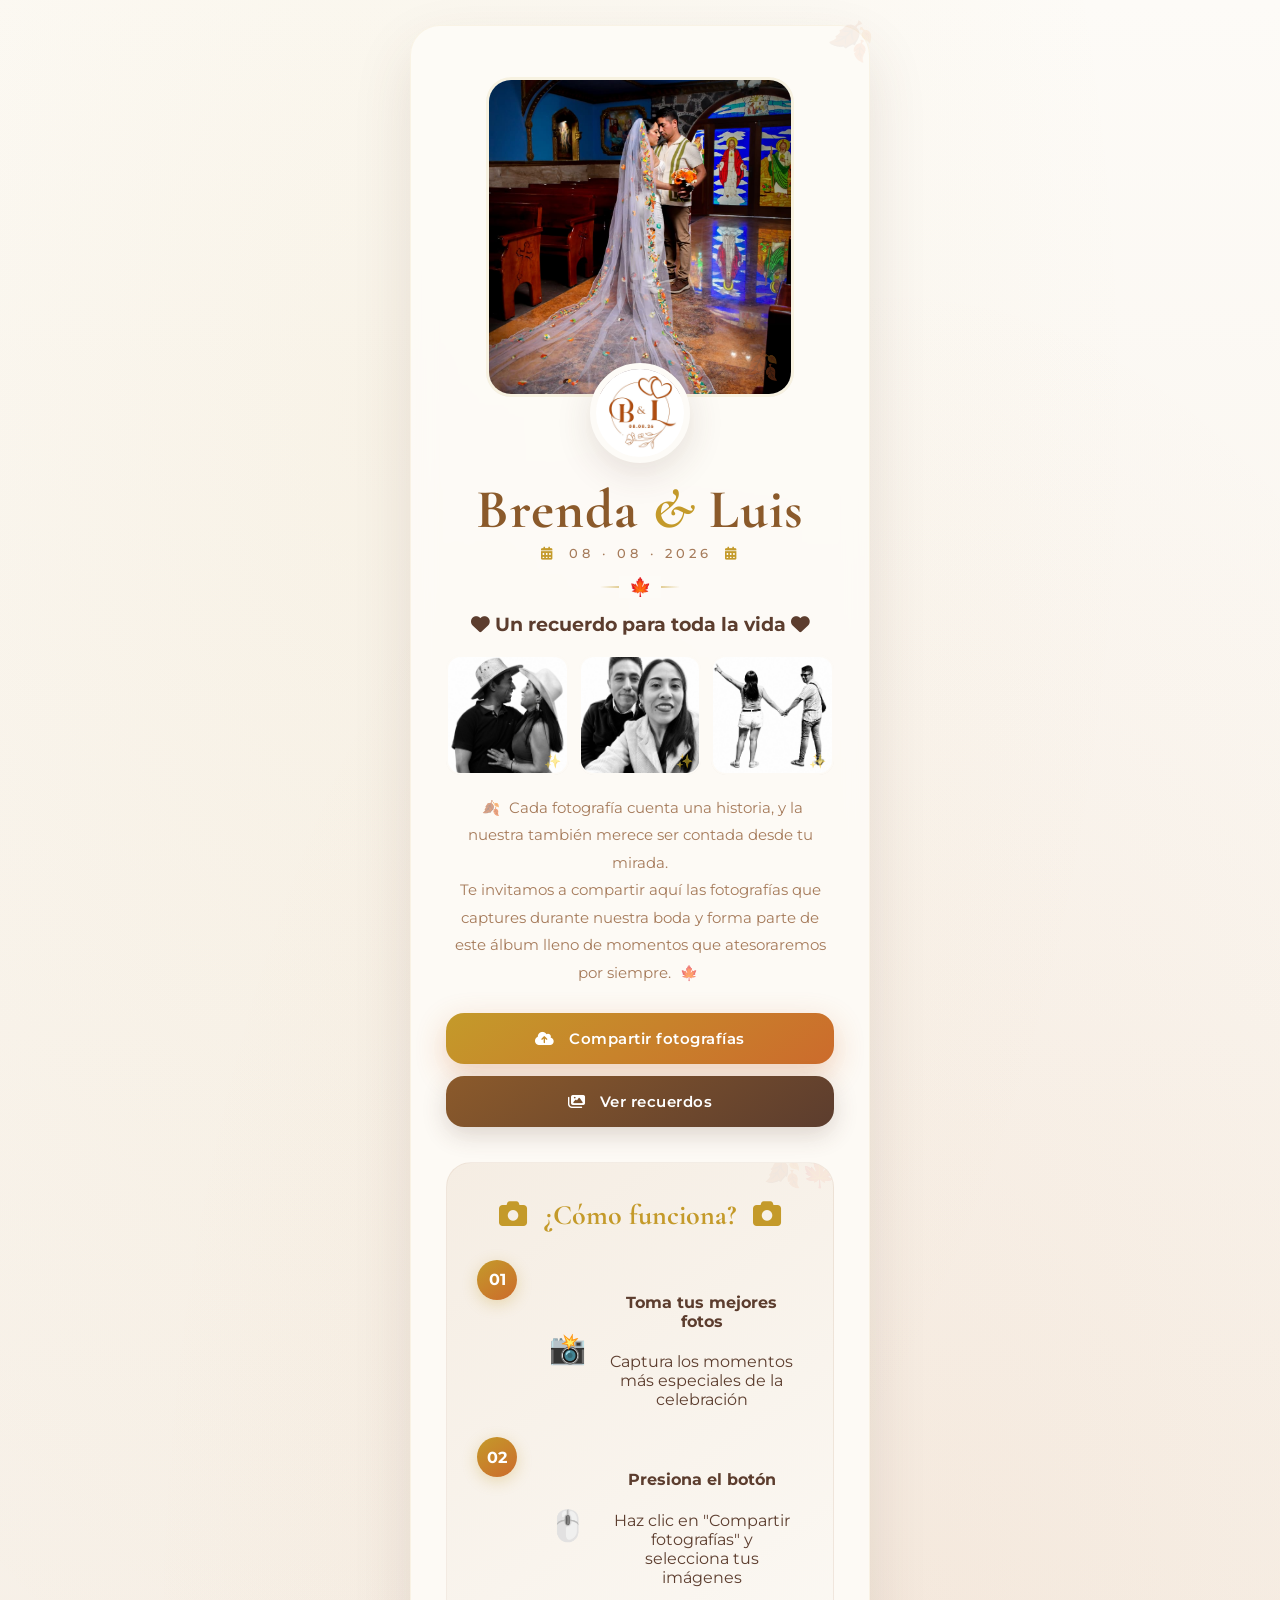
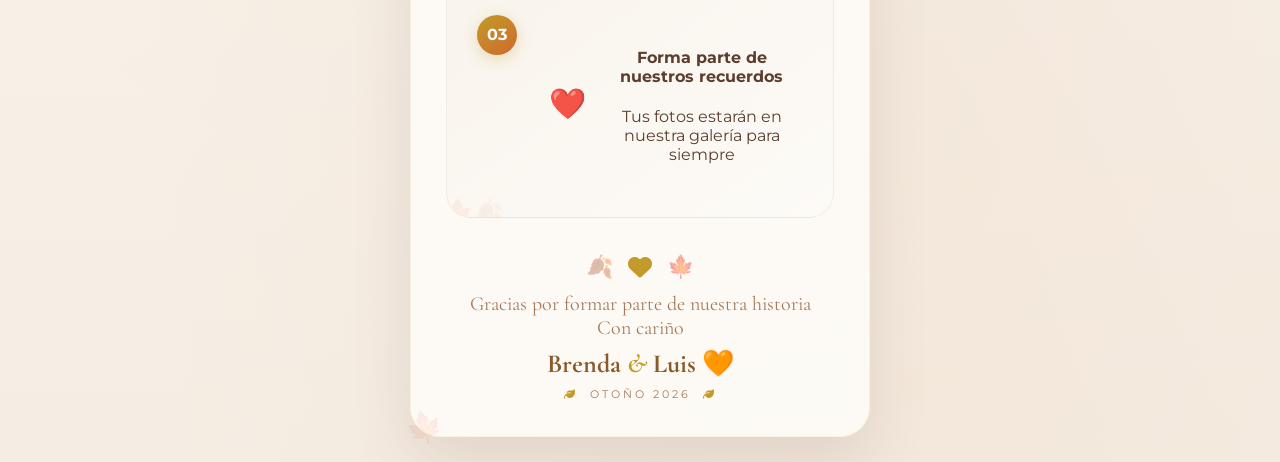
<file: index.html>
<!DOCTYPE html>
<html lang="es">
<head>
    <meta charset="UTF-8">
    <meta name="viewport" content="width=device-width, initial-scale=1.0">
    <title>Brenda & Luis · Nuestros recuerdos 🍂</title>
    
    <!-- Google Fonts -->
    <link rel="preconnect" href="https://fonts.googleapis.com">
    <link rel="preconnect" href="https://fonts.gstatic.com" crossorigin>
    <link href="https://fonts.googleapis.com/css2?family=Cormorant+Garamond:ital,wght@0,400;0,600;0,700;1,400&family=Montserrat:wght@300;400;500;600;700&display=swap" rel="stylesheet">
    
    <!-- Font Awesome 6 -->
    <link rel="stylesheet" href="https://cdnjs.cloudflare.com/ajax/libs/font-awesome/6.5.0/css/all.min.css">
    
    <link rel="stylesheet" href="style.css">
</head>
<body>
    <!-- ============================================
    🍁 SPLASH SCREEN (pantalla de carga)
    ============================================ -->
    <div class="splash" id="splash" role="status" aria-label="Cargando">
        <!-- Decoración otoñal -->
        <div class="splash-decoration">
            <span>🍂</span>
            <span>🍁</span>
            <span>🍂</span>
        </div>
        
        <!-- Logo -->
        <div class="splash-logo">
            <img 
                src="assets/images/logo.jpeg" 
                alt="Logo de Brenda y Luis"
                loading="lazy"
            >
            <div class="splash-ring"></div>
        </div>
        
        <h2>
            Brenda <span class="ampersand">&amp;</span> Luis
        </h2>
        
        <div class="splash-line" role="separator"></div>
        
        <p class="splash-subtitle">
            <i class="fas fa-camera" aria-hidden="true"></i>
            Nuestros recuerdos
            <i class="fas fa-camera" aria-hidden="true"></i>
        </p>
        
        <div class="splash-loader">
            <span></span>
            <span></span>
            <span></span>
        </div>
    </div>
    
    <!-- ============================================
    🍂 TARJETA PRINCIPAL
    ============================================ -->
    <main class="card" role="main">
        
        <!-- ===== FOTO PRINCIPAL ===== -->
        <figure class="main-photo-wrapper">
            <img 
                src="assets/images/novios-6.jpeg" 
                class="main-photo" 
                alt="Brenda y Luis, los novios"
                loading="lazy"
            >
            <div class="photo-overlay">
                <span>🍂</span>
            </div>
        </figure>
        
        <!-- ===== LOGO ===== -->
        <div class="logo-wrapper">
            <img 
                src="assets/images/logo.jpeg" 
                class="logo" 
                alt="Logo de Brenda y Luis"
                loading="lazy"
            >
        </div>
        
        <!-- ===== TÍTULO ===== -->
        <header class="card-header">
            <h1>
                Brenda <span class="ampersand">&amp;</span> Luis
            </h1>
            
            <p class="date">
                <i class="fas fa-calendar-alt" aria-hidden="true"></i>
                08 · 08 · 2026
                <i class="fas fa-calendar-alt" aria-hidden="true"></i>
            </p>
        </header>
        
        <!-- ===== SEPARADOR ===== -->
        <div class="divider" role="separator">
            <span class="divider-leaf">🍁</span>
        </div>
        
        <!-- ===== GALERÍA DE NOVIOS ===== -->
        <section class="gallery" aria-label="Galería de los novios">
            <h3>
                <i class="fas fa-heart" aria-hidden="true"></i>
               Un recuerdo para toda la vida
                <i class="fas fa-heart" aria-hidden="true"></i>
            </h3>
            
            <div class="photos">
                <figure>
                    <img 
                        src="assets/images/novios-2.jpeg" 
                        alt="Brenda y Luis - momento especial"
                        loading="lazy"
                    >
                    <figcaption>✨</figcaption>
                </figure>
                <figure>
                    <img 
                        src="assets/images/novios-3.jpeg" 
                        alt="Brenda y Luis - felices"
                        loading="lazy"
                    >
                    <figcaption>✨</figcaption>
                </figure>
                <figure>
                    <img 
                        src="assets/images/novios-4.jpeg" 
                        alt="Brenda y Luis - juntos"
                        loading="lazy"
                    >
                    <figcaption>✨</figcaption>
                </figure>
            </div>
        </section>
        
        <!-- ===== DESCRIPCIÓN ===== -->
        <p class="description">
            <span class="leaf-icon">🍂</span>
            Cada fotografía cuenta una historia, y la nuestra también merece ser contada desde tu mirada.
<br>Te invitamos a compartir aquí las fotografías que captures durante nuestra boda y forma parte de este álbum lleno de momentos que atesoraremos por siempre.

            <span class="leaf-icon">🍁</span>
        </p>
        
        <!-- ===== BOTONES ===== -->
        <div class="button-group">
            <a 
                class="btn btn-primary"
                href="https://script.google.com/macros/s/AKfycbw7CXpUeWtrjdlrQmTPVo9ix_f7HVKVyJHYjOIptO-qsoRF7D8lDeXeBoCNflhXRG9dkQ/exec"
                target="_blank"
                rel="noopener noreferrer"
            >
                <i class="fas fa-cloud-upload-alt" aria-hidden="true"></i>
                Compartir fotografías
            </a>
            
            <a 
                href="galeria.html" 
                class="btn btn-secondary"
            >
                <i class="fas fa-images" aria-hidden="true"></i>
                Ver recuerdos
            </a>
        </div>
        
    <!-- ============================================
     🍁 INSTRUCCIONES CON NÚMEROS ELEGANTES
============================================ -->
<section class="instructions" aria-label="Instrucciones">
    <h3>
        <i class="fas fa-camera" aria-hidden="true"></i>
        ¿Cómo funciona?
        <i class="fas fa-camera" aria-hidden="true"></i>
    </h3>
    
    <div class="steps-container">
        <!-- Paso 1 -->
        <div class="step-item">
            <div class="step-number-wrapper">
                <span class="step-number">01</span>
                <span class="step-line"></span>
            </div>
            <div class="step-content">
                <div class="step-icon">📸</div>
                <div class="step-text">
                    <h4>Toma tus mejores fotos</h4>
                    <p>Captura los momentos más especiales de la celebración</p>
                </div>
            </div>
        </div>
        
        <!-- Paso 2 -->
        <div class="step-item">
            <div class="step-number-wrapper">
                <span class="step-number">02</span>
                <span class="step-line"></span>
            </div>
            <div class="step-content">
                <div class="step-icon">🖱️</div>
                <div class="step-text">
                    <h4>Presiona el botón</h4>
                    <p>Haz clic en "Compartir fotografías" y selecciona tus imágenes</p>
                </div>
            </div>
        </div>
        
        <!-- Paso 3 -->
        <div class="step-item">
            <div class="step-number-wrapper">
                <span class="step-number">03</span>
            </div>
            <div class="step-content">
                <div class="step-icon">❤️</div>
                <div class="step-text">
                    <h4>Forma parte de nuestros recuerdos</h4>
                    <p>Tus fotos estarán en nuestra galería para siempre</p>
                </div>
            </div>
        </div>
    </div>
</section>
        
        <!-- ===== FOOTER ===== -->
        <footer class="footer">
            <div class="footer-hearts">
                <span>🍂</span>
                <i class="fas fa-heart" aria-hidden="true"></i>
                <span>🍁</span>
            </div>
            
            <p class="footer-text">
Gracias por formar parte de nuestra historia <br> Con cariño            </p>
            
            <strong class="footer-names">
                Brenda <span class="ampersand">&amp;</span> Luis 🧡
            </strong>
            
            <small class="footer-year">
                <i class="fas fa-leaf" aria-hidden="true"></i>
                Otoño 2026
                <i class="fas fa-leaf" aria-hidden="true"></i>
            </small>
        </footer>
        
    </main>
    
    <!-- Scripts -->
    <script src="script.js"></script>
</body>
</html>
</file>
<file: style.css>
/* ============================================
   🍂 BRENDA & LUIS - OTOÑO 2026
   Diseño elegante y cálido
============================================ */

/* Google Fonts:
Cormorant Garamond
Montserrat
*/

:root {
    /* 🍁 PALETA OTOÑAL PRINCIPAL */
    --crema-calido: #F5EDE3;
    --blanco-roto: #FDFBF7;
    --cafe-tostado: #8B5A2B;
    --cafe-oscuro: #5C3D2E;
    --dorado-otonhal: #C49A2A;
    --naranja-quemado: #CC6B2C;
    --calabaza: #D4783C;
    --canela: #A67B5B;
    --oxido: #B86B3A;
    --miel: #E8A84C;
    
    /* VARIABLES PARA USAR */
    --marfil: var(--crema-calido);
    --dorado: var(--dorado-otonhal);
    --verde: #A9B8A5;
    --gris: var(--cafe-oscuro);
    --blanco: var(--blanco-roto);
    --sombra: 0 25px 60px rgba(92, 61, 46, 0.12);
    --sombra-dorada: 0 10px 30px rgba(196, 154, 42, 0.25);
}

/* ============================================
   RESET
============================================ */

* {
    box-sizing: border-box;
}

body {
    margin: 0;
    min-height: 100vh;
    background: 
        radial-gradient(ellipse at 30% 20%, rgba(196, 154, 42, 0.06) 0%, transparent 60%),
        radial-gradient(ellipse at 70% 80%, rgba(204, 107, 44, 0.06) 0%, transparent 60%),
        linear-gradient(180deg, #FDFBF7, #F5EDE3);
    font-family: 'Montserrat', sans-serif;
    color: var(--gris);
    display: flex;
    justify-content: center;
    align-items: center;
    padding: 25px;
    position: relative;
}

/* ============================================
   🍂 SPLASH SCREEN
============================================ */

.splash {
    position: fixed;
    inset: 0;
    background: linear-gradient(145deg, #F5EDE3, #FDFBF7);
    z-index: 100;
    display: flex;
    flex-direction: column;
    justify-content: center;
    align-items: center;
    animation: desaparecer 3.2s forwards;
}

/* Decoración otoñal en splash */
.splash-decoration {
    position: absolute;
    top: 30px;
    width: 100%;
    text-align: center;
    font-size: 28px;
    letter-spacing: 25px;
    opacity: 0.08;
    pointer-events: none;
}

.splash-decoration span {
    display: inline-block;
}

.splash-logo {
    position: relative;
}

.splash-ring {
    position: absolute;
    inset: -10px;
    border-radius: 50%;
    border: 2px solid rgba(196, 154, 42, 0.15);
    animation: ringPulse 2s ease-in-out infinite;
}

@keyframes ringPulse {
    0% { transform: scale(1); opacity: 0.5; }
    50% { transform: scale(1.1); opacity: 0; }
    100% { transform: scale(1); opacity: 0.5; }
}

.splash img {
    width: 140px;
    height: 140px;
    object-fit: cover;
    border-radius: 50%;
    box-shadow: 0 15px 45px rgba(92, 61, 46, 0.20);
    animation: respirar 2s infinite;
    border: 4px solid rgba(196, 154, 42, 0.2);
    position: relative;
    z-index: 1;
}

.splash h2 {
    margin-top: 25px;
    font-family: 'Cormorant Garamond', serif;
    font-size: 48px;
    color: var(--dorado-otonhal);
    letter-spacing: 2px;
}

.splash h2 .ampersand {
    color: var(--cafe-tostado);
    font-style: italic;
}

.splash-line {
    width: 60px;
    height: 2px;
    background: linear-gradient(90deg, transparent, var(--dorado-otonhal), transparent);
    margin: 8px auto;
    border-radius: 2px;
}

.splash-subtitle {
    letter-spacing: 5px;
    text-transform: uppercase;
    font-size: 11px;
    color: var(--canela);
    font-weight: 300;
}

.splash-subtitle i {
    margin: 0 10px;
    color: var(--dorado-otonhal);
}

.splash-loader {
    display: flex;
    gap: 8px;
    margin-top: 25px;
}

.splash-loader span {
    width: 10px;
    height: 10px;
    border-radius: 50%;
    background: var(--dorado-otonhal);
    animation: loaderBounce 1.4s ease-in-out infinite both;
}

.splash-loader span:nth-child(1) {
    animation-delay: -0.32s;
}

.splash-loader span:nth-child(2) {
    animation-delay: -0.16s;
}

.splash-loader span:nth-child(3) {
    animation-delay: 0s;
}

@keyframes loaderBounce {
    0%, 80%, 100% { transform: scale(0); opacity: 0.3; }
    40% { transform: scale(1); opacity: 1; }
}

@keyframes respirar {
    0% { transform: scale(0.95); }
    50% { transform: scale(1.02); }
    100% { transform: scale(0.95); }
}

@keyframes desaparecer {
    0% { opacity: 1; }
    75% { opacity: 1; }
    100% { opacity: 0; visibility: hidden; }
}

/* ============================================
   🍁 TARJETA PRINCIPAL
============================================ */

.card {
    background: rgba(253, 251, 247, 0.92);
    backdrop-filter: blur(12px);
    max-width: 460px;
    width: 100%;
    padding: 35px;
    border-radius: 30px;
    text-align: center;
    box-shadow: var(--sombra);
    animation: entrada 1s ease;
    border: 1px solid rgba(196, 154, 42, 0.08);
    position: relative;
}

/* Decoración otoñal en la card */
.card::before {
    content: "🍂";
    position: absolute;
    top: -10px;
    right: -5px;
    font-size: 35px;
    opacity: 0.08;
    transform: rotate(20deg);
    pointer-events: none;
}

.card::after {
    content: "🍁";
    position: absolute;
    bottom: -10px;
    left: -5px;
    font-size: 30px;
    opacity: 0.08;
    transform: rotate(-15deg);
    pointer-events: none;
}

@keyframes entrada {
    from {
        opacity: 0;
        transform: translateY(40px) scale(0.97);
    }
    to {
        opacity: 1;
        transform: translateY(0) scale(1);
    }
}

/* ============================================
   🍂 FOTOGRAFÍA PRINCIPAL
============================================ */

.main-photo-wrapper {
    position: relative;
    border-radius: 25px;
    overflow: hidden;
}

.main-photo {
    width: 100%;
    height: 320px;
    object-fit: cover;
    border-radius: 25px;
    box-shadow: 0 15px 40px rgba(92, 61, 46, 0.18);
    transition: all 0.5s ease;
    border: 3px solid rgba(196, 154, 42, 0.1);
    display: block;
}

.main-photo:hover {
    transform: scale(1.02);
    box-shadow: 0 20px 50px rgba(92, 61, 46, 0.25);
    border-color: rgba(196, 154, 42, 0.3);
}

.photo-overlay {
    position: absolute;
    bottom: 15px;
    right: 15px;
    font-size: 28px;
    opacity: 0.3;
    pointer-events: none;
}

/* ============================================
   🍁 LOGO
============================================ */

.logo-wrapper {
    margin-top: -50px;
    position: relative;
    z-index: 2;
}

.logo {
    width: 100px;
    height: 100px;
    object-fit: cover;
    border-radius: 50%;
    border: 6px solid var(--blanco-roto);
    background: var(--blanco-roto);
    box-shadow: 0 10px 35px rgba(92, 61, 46, 0.15);
    transition: 0.3s ease;
}

.logo:hover {
    transform: scale(1.05) rotate(-5deg);
    box-shadow: 0 15px 45px rgba(196, 154, 42, 0.2);
}

/* ============================================
   🍂 TITULOS
============================================ */

.card-header {
    margin-top: 15px;
}

.card-header h1 {
    font-family: 'Cormorant Garamond', Georgia, serif;
    font-size: 55px;
    font-weight: 700;
    color: var(--cafe-tostado);
    margin: 0;
    line-height: 1;
    letter-spacing: 1px;
}

.card-header h1 .ampersand {
    color: var(--dorado-otonhal);
    font-style: italic;
}

.date {
    font-size: 13px;
    letter-spacing: 4px;
    text-transform: uppercase;
    color: var(--canela);
    font-weight: 500;
    margin: 8px 0 0 0;
}

.date i {
    color: var(--dorado-otonhal);
    margin: 0 5px;
}

/* ============================================
   🍁 SEPARADOR
============================================ */

.divider {
    height: 2px;
    width: 80px;
    background: linear-gradient(90deg, transparent, var(--dorado-otonhal), transparent);
    border: 0;
    margin: 25px auto;
    border-radius: 2px;
    position: relative;
}

.divider-leaf {
    position: absolute;
    top: 50%;
    left: 50%;
    transform: translate(-50%, -50%);
    background: var(--blanco-roto);
    padding: 0 10px;
    font-size: 18px;
}

/* ============================================
   🍂 GALERÍA DE NOVIOS
============================================ */

.gallery {
    margin-top: 10px;
}

.gallery h2 {
    font-family: 'Cormorant Garamond', Georgia, serif;
    font-size: 30px;
    color: var(--dorado-otonhal);
    text-align: center;
    margin: 0 0 15px 0;
}

.gallery h2 i {
    margin: 0 8px;
    font-size: 18px;
    color: var(--cafe-tostado);
}

.photos {
    display: grid;
    grid-template-columns: repeat(3, 1fr);
    gap: 10px;
}

.photos figure {
    margin: 0;
    position: relative;
    border-radius: 15px;
    overflow: hidden;
}

.photos img {
    width: 100%;
    height: 120px;
    object-fit: cover;
    border-radius: 15px;
    transition: all 0.4s ease;
    box-shadow: 0 8px 20px rgba(92, 61, 46, 0.10);
    border: 2px solid transparent;
    display: block;
}

.photos img:hover {
    transform: scale(1.06);
    box-shadow: 0 12px 30px rgba(92, 61, 46, 0.18);
    border-color: rgba(196, 154, 42, 0.3);
}

.photos figcaption {
    position: absolute;
    bottom: 5px;
    right: 8px;
    font-size: 14px;
    opacity: 0.5;
    pointer-events: none;
}

/* ============================================
   🍁 DESCRIPCIÓN
============================================ */

.description {
    line-height: 1.9;
    font-size: 14.5px;
    color: var(--canela);
    margin: 20px 0 0 0;
    padding: 0 5px;
}

.leaf-icon {
    margin: 0 5px;
    opacity: 0.6;
}

/* ============================================
   🍂 BOTONES
============================================ */

.button-group {
    display: flex;
    flex-direction: column;
    gap: 12px;
    margin-top: 25px;
}

.btn {
    display: block;
    padding: 16px 20px;
    border-radius: 18px;
    font-weight: 600;
    font-size: 15px;
    text-decoration: none;
    transition: all 0.3s ease;
    letter-spacing: 0.5px;
    text-align: center;
}

.btn i {
    margin-right: 10px;
}

.btn-primary {
    background: linear-gradient(145deg, var(--dorado-otonhal), var(--naranja-quemado));
    color: white;
    box-shadow: 0 10px 30px rgba(204, 107, 44, 0.30);
}

.btn-primary:hover {
    transform: translateY(-4px);
    box-shadow: 0 15px 40px rgba(204, 107, 44, 0.40);
    background: linear-gradient(145deg, #D4A83A, #D4783C);
}

.btn-secondary {
    background: linear-gradient(145deg, var(--cafe-tostado), var(--cafe-oscuro));
    color: white;
    box-shadow: 0 8px 25px rgba(92, 61, 46, 0.20);
}

.btn-secondary:hover {
    transform: translateY(-4px);
    box-shadow: 0 12px 35px rgba(92, 61, 46, 0.30);
    background: linear-gradient(145deg, #7A4E26, #4A3224);
}

/* ============================================
   🍁 INSTRUCCIONES - TIMELINE VERTICAL
============================================ */

.instructions {
    margin-top: 35px;
    padding: 35px 30px 25px;
    background: linear-gradient(145deg, #F5EDE3, #FDFBF7);
    border-radius: 25px;
    border: 1px solid rgba(166, 123, 91, 0.10);
    position: relative;
    overflow: hidden;
}

/* Decoración otoñal */
.instructions::before {
    content: "🍂🍁";
    position: absolute;
    top: -10px;
    right: -5px;
    font-size: 30px;
    opacity: 0.06;
    pointer-events: none;
}

.instructions::after {
    content: "🍁🍂";
    position: absolute;
    bottom: -10px;
    left: -5px;
    font-size: 25px;
    opacity: 0.06;
    pointer-events: none;
}

.instructions h3 {
    text-align: center;
    font-family: 'Cormorant Garamond', Georgia, serif;
    font-size: 28px;
    color: var(--dorado-otonhal);
    margin: 0 0 28px 0;
    position: relative;
    z-index: 1;
}

.instructions h3 i {
    margin: 0 10px;
}

/* ===== TIMELINE ===== */
.steps-timeline {
    display: flex;
    flex-direction: column;
    gap: 0;
    padding-left: 20px;
    position: relative;
    z-index: 1;
}

/* Cada paso */
.step-item {
    display: flex;
    align-items: flex-start;
    gap: 20px;
    position: relative;
}

/* Marcador con número */
.step-marker {
    display: flex;
    flex-direction: column;
    align-items: center;
    flex-shrink: 0;
    padding-top: 5px;
}

.step-number {
    width: 40px;
    height: 40px;
    border-radius: 50%;
    background: linear-gradient(145deg, var(--dorado-otonhal), var(--naranja-quemado));
    color: white;
    display: flex;
    align-items: center;
    justify-content: center;
    font-weight: 700;
    font-size: 16px;
    font-family: 'Montserrat', sans-serif;
    box-shadow: 0 4px 15px rgba(196, 154, 42, 0.3);
    flex-shrink: 0;
    position: relative;
    z-index: 2;
    transition: all 0.3s ease;
}

.step-item:hover .step-number {
    transform: scale(1.08);
    box-shadow: 0 6px 25px rgba(196, 154, 42, 0.4);
}

/* Línea conectora */
.step-line {
    width: 2px;
    height: 45px;
    background: linear-gradient(180deg, var(--dorado-otonhal), rgba(196, 154, 42, 0.15));
    margin: 5px 0;
    flex-shrink: 0;
}

.step-item:last-child .step-line {
    display: none;
}

/* Contenido del paso */
.step-content {
    display: flex;
    align-items: center;
    gap: 18px;
    padding: 12px 0 12px 5px;
    flex: 1;
    transition: all 0.3s ease;
    border-radius: 12px;
    padding-right: 10px;
}

.step-item:hover .step-content {
    background: rgba(196, 154, 42, 0.04);
    padding-left: 10px;
}

.step-icon {
    font-size: 30px;
    flex-shrink: 0;
    width: 50px;
    text-align: center;
    opacity: 0.9;
}

.step-info h4 {
    margin: 0 0 4px 0;
    font-family: 'Montserrat', sans-serif;
    font-size: 15px;
    font-weight: 600;
    color: var(--cafe-oscuro);
}

.step-info p {
    margin: 0;
    font-size: 13px;
    color: var(--canela);
    line-height: 1.4;
}

/* ============================================
   🍂 FOOTER
============================================ */

.footer {
    margin-top: 35px;
}

.footer-hearts {
    display: flex;
    align-items: center;
    justify-content: center;
    gap: 15px;
    font-size: 20px;
}

.footer-hearts i {
    color: var(--dorado-otonhal);
    font-size: 24px;
}

.footer-hearts span {
    opacity: 0.4;
    font-size: 22px;
}

.footer-text {
    font-family: 'Cormorant Garamond', Georgia, serif;
    font-size: 20px;
    color: var(--canela);
    margin: 12px 0 8px 0;
}

.footer-names {
    font-family: 'Cormorant Garamond', Georgia, serif;
    font-size: 26px;
    color: var(--cafe-tostado);
    display: block;
}

.footer-names .ampersand {
    color: var(--dorado-otonhal);
    font-style: italic;
}

.footer-year {
    display: block;
    margin-top: 8px;
    font-family: 'Montserrat', sans-serif;
    font-size: 11px;
    color: var(--canela);
    letter-spacing: 3px;
    text-transform: uppercase;
}

.footer-year i {
    margin: 0 6px;
    color: var(--dorado-otonhal);
}

/* ============================================
   🍁 RESPONSIVE
============================================ */

@media (max-width: 500px) {
    body {
        padding: 15px;
    }

    .card {
        padding: 25px 20px;
    }

    .card-header h1 {
        font-size: 42px;
    }

    .main-photo {
        height: 250px;
    }

    .logo-wrapper {
        margin-top: -40px;
    }

    .logo {
        width: 80px;
        height: 80px;
        border-width: 5px;
    }

    .photos {
        grid-template-columns: repeat(2, 1fr);
    }

    .photos img {
        height: 100px;
    }

    .splash h2 {
        font-size: 36px;
    }

    .splash img {
        width: 110px;
        height: 110px;
    }

    .splash-decoration {
        font-size: 20px;
        letter-spacing: 15px;
        top: 20px;
    }

    .card::before,
    .card::after {
        display: none;
    }

    .instructions {
        padding: 25px 18px 20px;
        margin-top: 25px;
    }

    .instructions h3 {
        font-size: 24px;
        margin-bottom: 22px;
    }

    .steps-timeline {
        padding-left: 10px;
    }

    .step-item {
        gap: 12px;
    }

    .step-number {
        width: 34px;
        height: 34px;
        font-size: 14px;
    }

    .step-line {
        height: 35px;
    }

    .step-content {
        flex-direction: column;
        align-items: flex-start;
        gap: 6px;
        padding: 10px 0 10px 5px;
    }

    .step-item:hover .step-content {
        padding-left: 5px;
    }

    .step-icon {
        font-size: 24px;
        width: auto;
    }

    .step-info h4 {
        font-size: 14px;
    }

    .step-info p {
        font-size: 12px;
    }

    .footer-names {
        font-size: 22px;
    }
}

@media (max-width: 400px) {
    .card {
        padding: 20px 15px;
    }

    .card-header h1 {
        font-size: 36px;
    }

    .main-photo {
        height: 200px;
    }

    .logo {
        width: 70px;
        height: 70px;
    }

    .instructions {
        padding: 20px 12px 16px;
    }

    .instructions h3 {
        font-size: 20px;
    }

    .instructions h3 i {
        margin: 0 5px;
    }

    .step-number {
        width: 30px;
        height: 30px;
        font-size: 12px;
    }

    .step-line {
        height: 30px;
    }

    .step-icon {
        font-size: 20px;
    }

    .step-info h4 {
        font-size: 13px;
    }
}

/* ============================================
   🍂 SCROLLBAR PERSONALIZADA
============================================ */

::-webkit-scrollbar {
    width: 8px;
}

::-webkit-scrollbar-track {
    background: #F5EDE3;
}

::-webkit-scrollbar-thumb {
    background: linear-gradient(180deg, #C49A2A, #CC6B2C);
    border-radius: 10px;
}

::-webkit-scrollbar-thumb:hover {
    background: linear-gradient(180deg, #CC6B2C, #D4783C);
}
</file>
